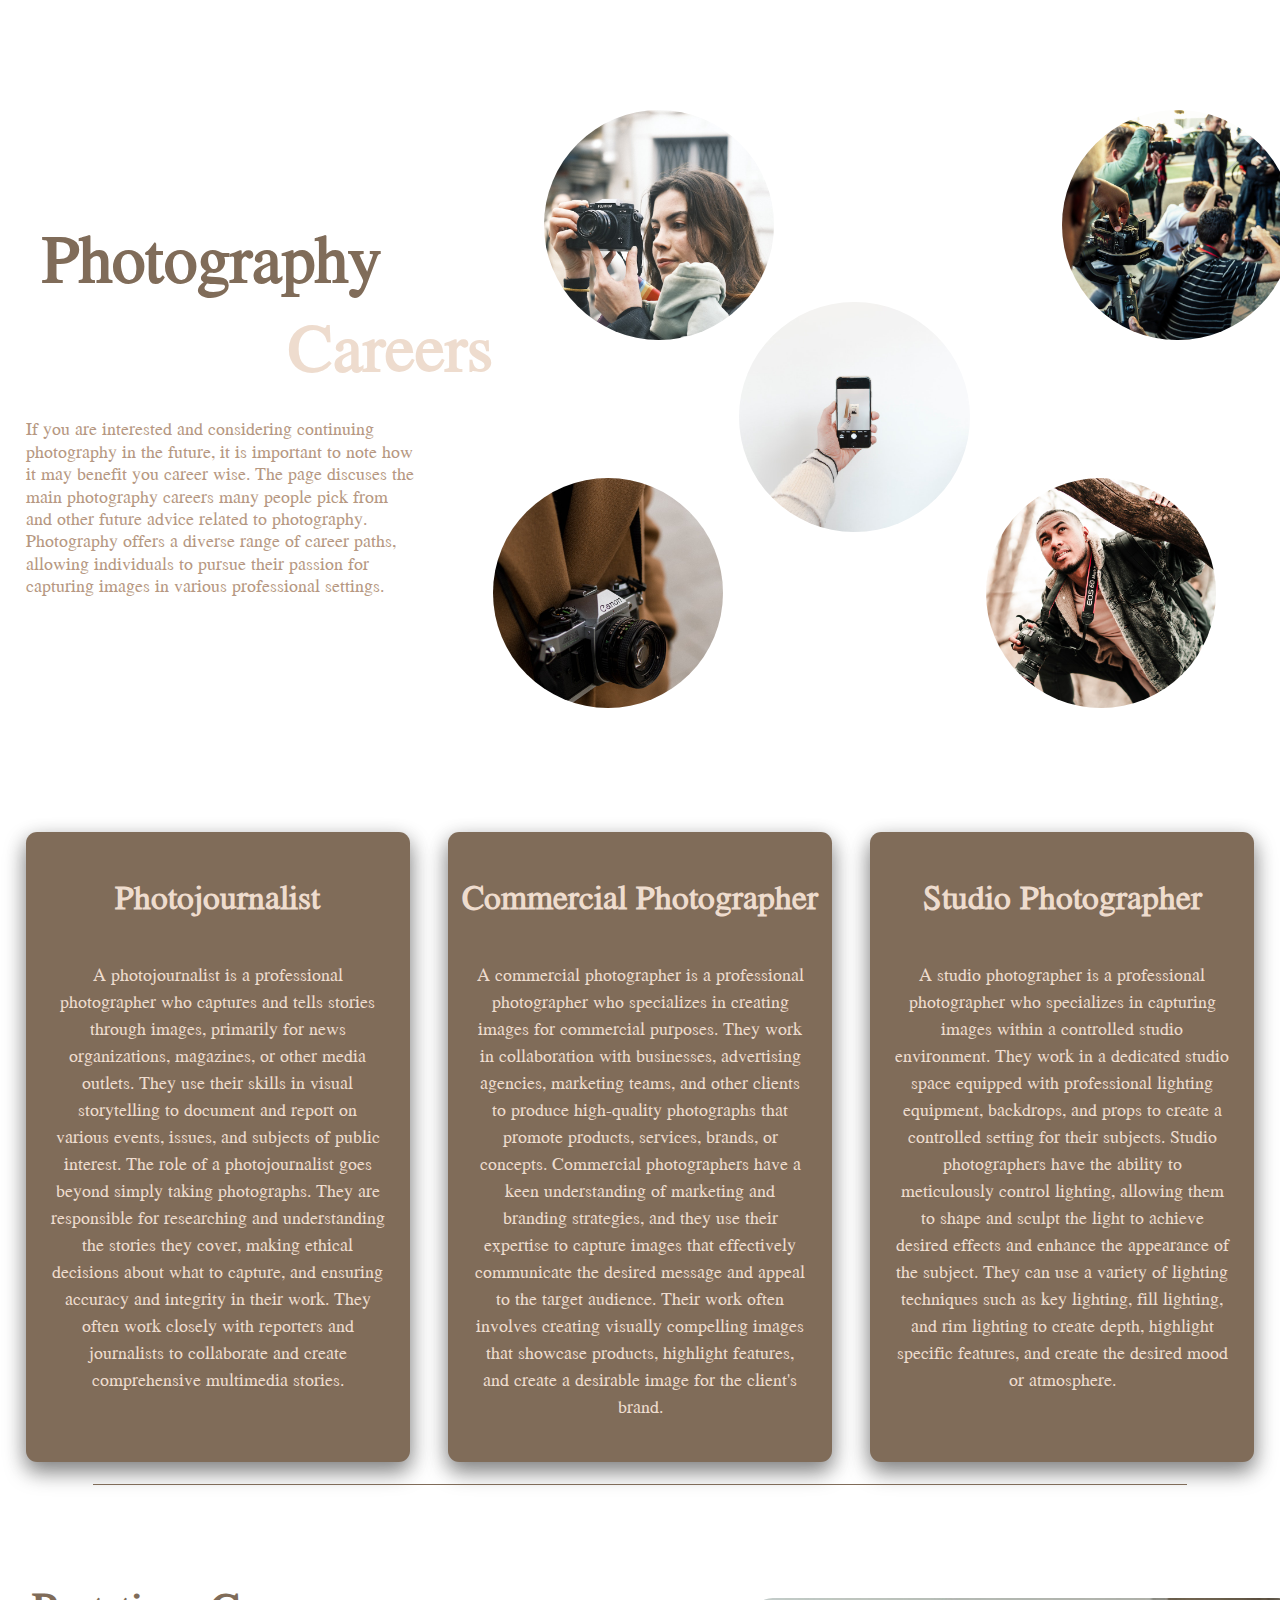
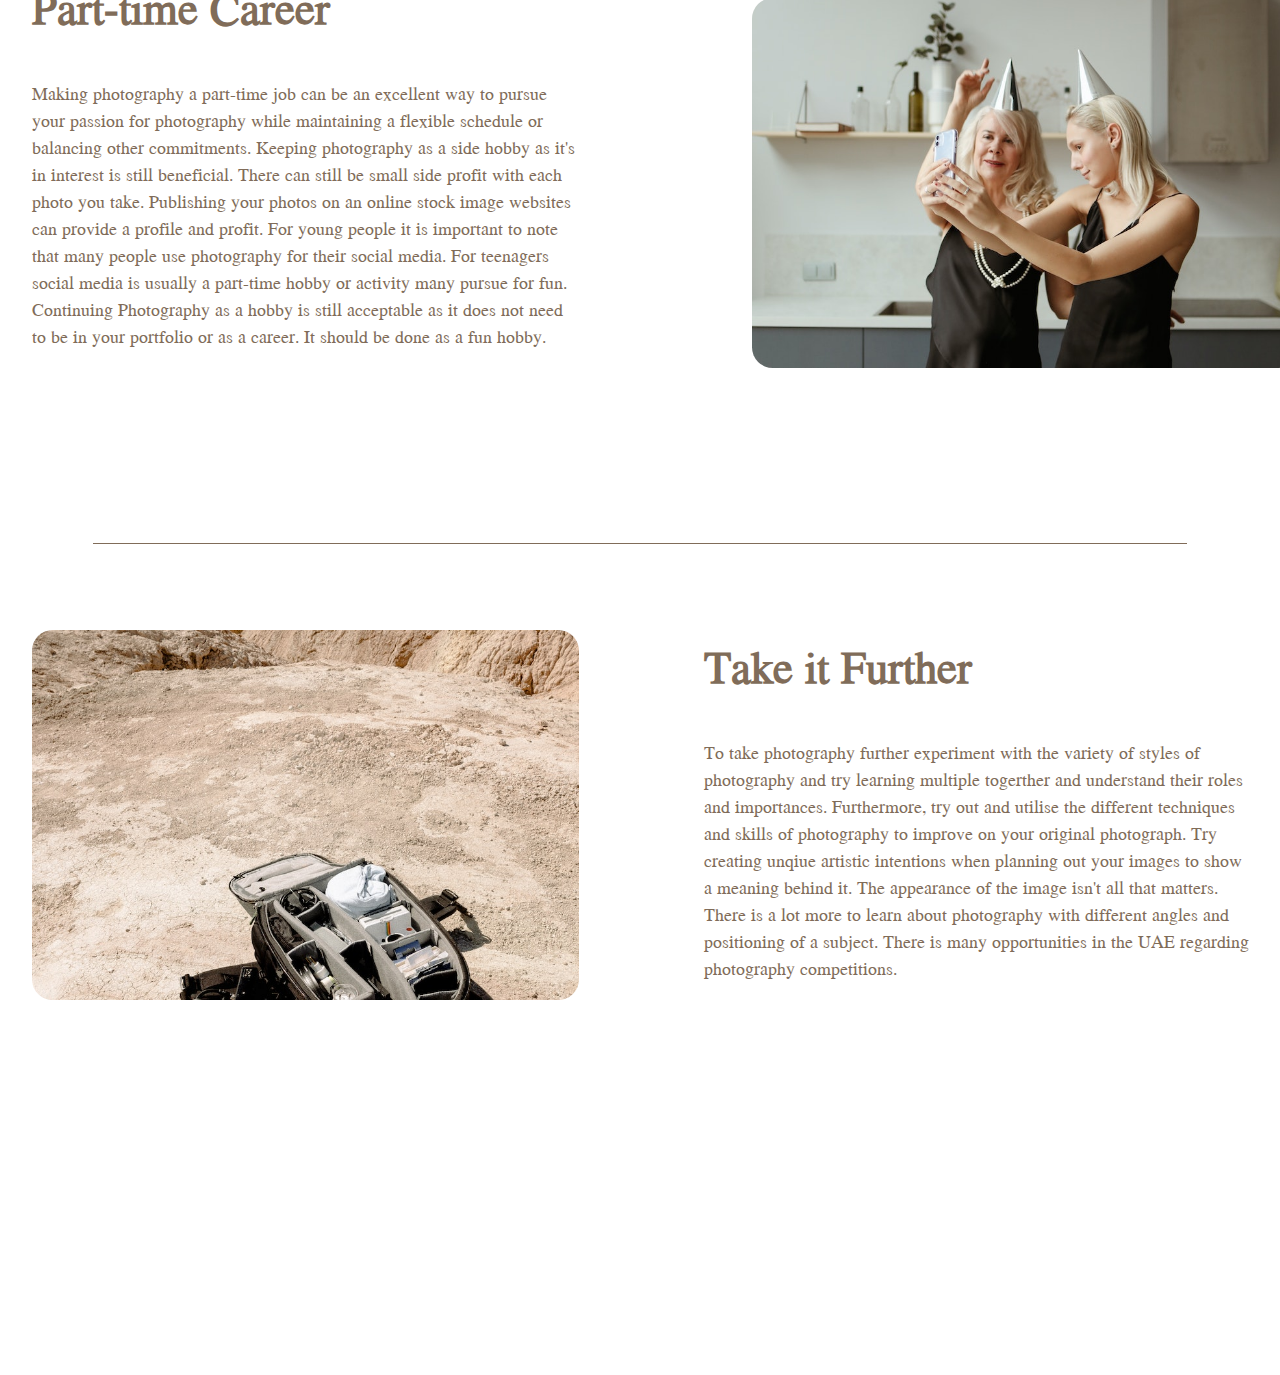
<file: careers.html>
<!DOCTYPE html>
<html lang="en">
  <head>
    <meta charset="UTF-8" />
    <meta name="viewport" content="width=device-width, initial scale=1.0" />
    <link rel="stylesheet" href="resources/css/careers.css" />
    <link rel="stylesheet" href="resources/css/footer.css">
    <link
      href="https://fonts.googleapis.com/css2?family=Jomolhari&display=swap"
      rel="stylesheet"
    />
    <link rel="stylesheet" href="https://unpkg.com/aos@next/dist/aos.css" />
    <link rel="stylesheet" href="resources/css/careers2.css" />
    <title>Photography Careers</title>
    <script
    src="https://code.jquery.com/jquery-3.3.1.js"
    integrity="sha256-2Kok7MbOyxpgUVvAk/HJ2jigOSYS2auK4Pfzbm7uH60="
    crossorigin="anonymous"
  ></script>
  <script>
    $(function () {
      $("#header").load("header.html");
      $("#footer").load("footer.html");
    });
  </script>
  <div id="header"></div>
  </head>
  <body>
   

    <div class="intro">
      <h1 class="heading">Photography</h1>
      <h1 class="heading2">Careers</h1>
      <p class="maindesc">
        If you are interested and considering continuing photography in the future, it is important to note how it may benefit you career wise. The page discuses the main photography careers many people pick from and other future advice related to photography. Photography offers a diverse range of career paths, allowing individuals to pursue their passion for capturing images in various professional settings.
      </p>
      <div class="mainimgs" data-aos="fade-left"  
      data-aos-offset="100"
      data-aos-delay="200"
      data-aos-duration="1000"
      data-aos-easing="ease-in-out"
      data-aos-mirror="true"
      data-aos-once="false"
      data-aos-anchor-placement="top-center"">
        <img class="intro-imgs" id="page2-1" src="resources/images/page4/page4-1.jpg" alt="The Careers" />
        <img class="intro-imgs" id="page2-2" src="resources/images/page4/page4-2.jpg" alt="The Careers" />
        <img class="intro-imgs" id="page2-3" src="resources/images/page4/page4-3.jpg" alt="The Careers" />
        <img class="intro-imgs" id="page2-4" src="resources/images/page4/page4-4.jpg" alt="The Careers" />
        <img class="intro-imgs" id="page2-5" src="resources/images/page4/page4-5.jpg" alt="The Careers" />
      </div>
    </div>

    <div class="table-of-contents">
      <div class="boxes" id="box-1">
        <h4>Photojournalist</h4>
        <p class="box-p">
          A photojournalist is a professional photographer who captures and tells stories through images, primarily for news organizations, magazines, or other media outlets. They use their skills in visual storytelling to document and report on various events, issues, and subjects of public interest. The role of a photojournalist goes beyond simply taking photographs. They are responsible for researching and understanding the stories they cover, making ethical decisions about what to capture, and ensuring accuracy and integrity in their work. They often work closely with reporters and journalists to collaborate and create comprehensive multimedia stories.
        </p>
      </div>

      <!--<div class="text1" data-aos="fade-right" > 
          <h3>The Styles</h3>
        </div>
      -->

      <div class="boxes" id="box-2">
        <h4>Commercial Photographer</h4>
        <p class="box-p">
          A commercial photographer is a professional photographer who specializes in creating images for commercial purposes. They work in collaboration with businesses, advertising agencies, marketing teams, and other clients to produce high-quality photographs that promote products, services, brands, or concepts. Commercial photographers have a keen understanding of marketing and branding strategies, and they use their expertise to capture images that effectively communicate the desired message and appeal to the target audience. Their work often involves creating visually compelling images that showcase products, highlight features, and create a desirable image for the client's brand.
        </p>
      </div>
      <!-- <div class="text2" data-aos="fade-up" duration="10000">
          <h3>The Techniques</h3>
        </div>
      -->

      <div class="boxes" id="box-3">
        <h4>Studio Photographer</h4>
        <p class="box-p">
          A studio photographer is a professional photographer who specializes in capturing images within a controlled studio environment. They work in a dedicated studio space equipped with professional lighting equipment, backdrops, and props to create a controlled setting for their subjects. Studio photographers have the ability to meticulously control lighting, allowing them to shape and sculpt the light to achieve desired effects and enhance the appearance of the subject. They can use a variety of lighting techniques such as key lighting, fill lighting, and rim lighting to create depth, highlight specific features, and create the desired mood or atmosphere.
        </p>
      </div>

      <!-- <div class="text3" data-aos="fade-left" duration="10000">
          <h3>The Careers</h3>
        </div>
      -->
    </div>

    <div class="section2">
      <hr id="line-2">
      <h3 id="heading-2">Part-time Career</h3>
      <p id="text-2">Making photography a part-time job can be an excellent way to pursue your passion for photography while maintaining a flexible schedule or balancing other commitments. Keeping photography as a side hobby as it's in interest is still beneficial. There can still be small side profit with each photo you take. Publishing your photos on an online stock image websites can provide a profile and profit. For young people it is important to note that many people use photography for their social media. For teenagers social media is usually a part-time hobby or activity many pursue for fun. Continuing Photography as a hobby is still acceptable as it does not need to be in your portfolio or as a career. It should be done as a fun hobby.</p>
      <img id="img-2" src="resources/images/page4/2-img.jpg" alt="Combining Techniques">
    </div>


    <div class="last-box">
      <hr id="line-last">
      <h3 id="last-heading">Take it Further</h3>
      <p id="last-text">To take photography further experiment with the variety of styles of photography and try learning multiple togerther and understand their roles and importances. Furthermore, try out and utilise the different techniques and skills of photography to improve on your original photograph. Try creating unqiue artistic intentions when planning out your images to show a meaning behind it. The appearance of the image isn't all that matters. There is a lot more to learn about photography with different angles and positioning of a subject. There is many opportunities in the UAE regarding photography competitions.</p>
      <img id="last-img" src="resources/images/page4/last-img.jpg" alt="Combining Techniques">
    </div>

    <!-- <div>
      <h2>Lorem</h2>
      <p>
        Lorem ipsum dolor sit amet consectetur adipisicing elit. Ex libero
        laudantium cupiditate iusto mollitia voluptate vel asperiores
        blanditiis. Autem perferendis eligendi dolorum libero architecto
        inventore quidem, rerum cumque hic pariatur. Lorem ipsum dolor sit amet
        consectetur, adipisicing elit. Delectus reiciendis ratione explicabo,
        quia inventore cumque cupiditate libero doloremque deserunt eveniet
        excepturi esse rem tempore assumenda, consequatur aliquid, alias
        obcaecati distinctio? Lorem ipsum dolor sit, amet consectetur
        adipisicing elit. Totam commodi deserunt, sequi iusto laboriosam
        molestiae nobis laborum et expedita officiis. Dolorum, eos! Nesciunt
        magni neque illo assumenda reprehenderit commodi perferendis?
      </p>
      <img src="images/page2/img4.jpg" alt="Careers" />
    </div>
    -->
    <div id="footer"></div>

    <script src="https://unpkg.com/aos@next/dist/aos.js"></script>
    <script>
      AOS.init();
    </script>
  </body>
</html>
</file>
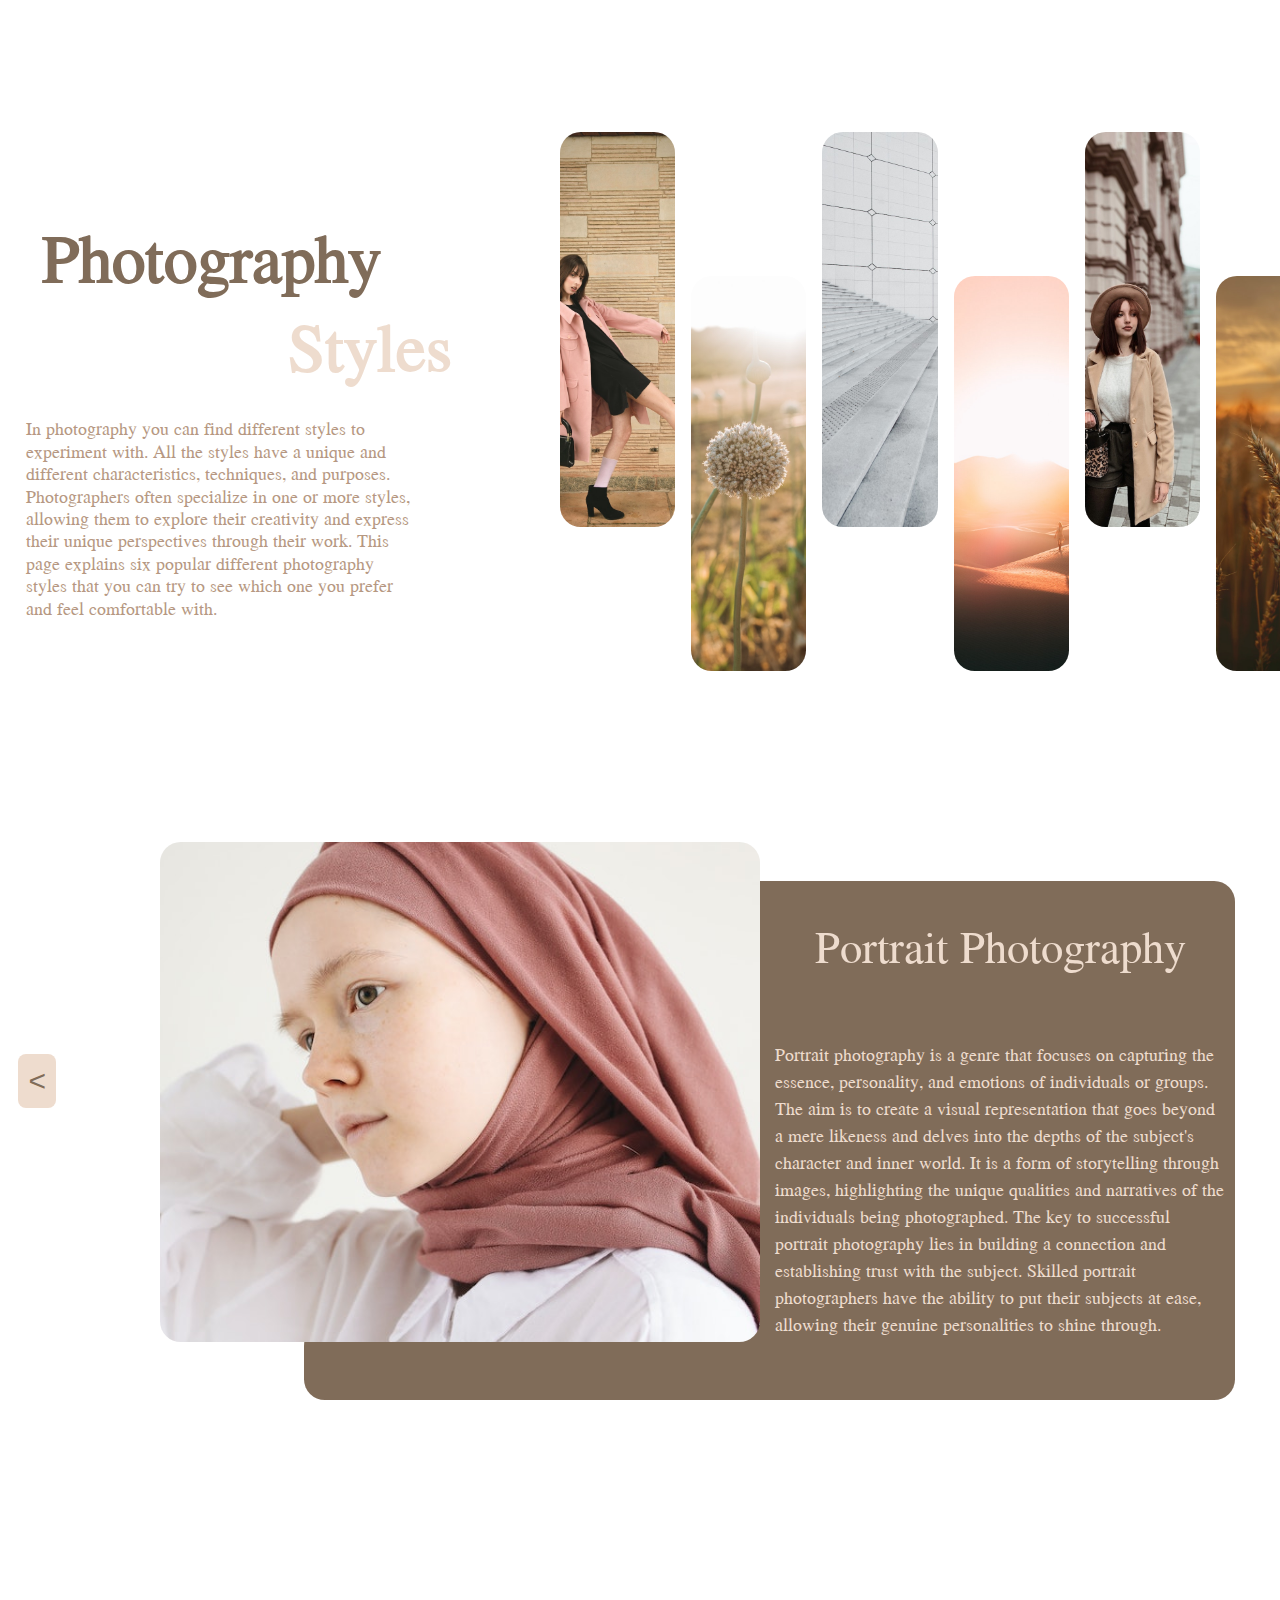
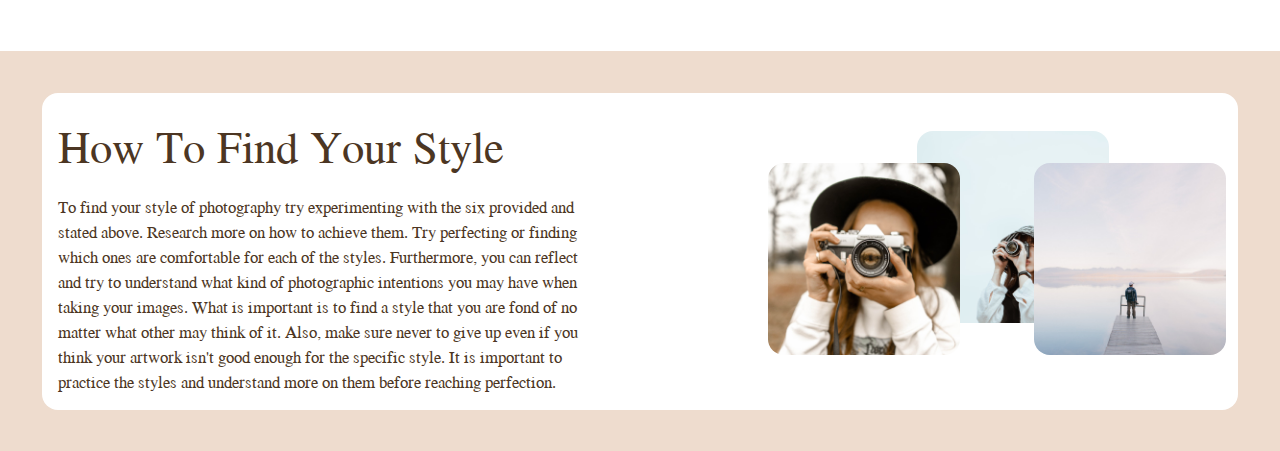
<file: styles.html>
<!DOCTYPE html>
<html lang="en">
  <head>
    <meta charset="UTF-8" />
    <meta name="viewport" content="width=device-width, initial scale=1.0" />
    <link rel="stylesheet" href="resources/css/footer.css">
    <link rel="stylesheet" href="resources/css/styles.css" />
    <link
      href="https://fonts.googleapis.com/css2?family=Jomolhari&display=swap"
      rel="stylesheet"
    />
    <link rel="stylesheet" href="https://unpkg.com/aos@next/dist/aos.css" />
    <title>Photography Styles</title>
    <script
    src="https://code.jquery.com/jquery-3.3.1.js"
    integrity="sha256-2Kok7MbOyxpgUVvAk/HJ2jigOSYS2auK4Pfzbm7uH60="
    crossorigin="anonymous"
  ></script>
  <script>
    $(function () {
      $("#header").load("header.html");
      $("#footer").load("footer.html");
    });
  </script>
  <div id="header"></div>
  </head>
  <body>
   <!-- <nav>
      <div class="logo">SnapShot</div>
      <div class="nav-items">
        <a href="">Home</a>
        <a href="/">Styles</a>
        <a href="/">Techniques</a>
        <a href="/">Careers</a>
      </div>
    </nav>
    -->

    <div class="intro">
      <h1 class="heading">Photography</h1>
      <h1 class="heading2">Styles</h1>
      <p class="maindesc">
        In photography you can find different styles to experiment with. All the styles have a unique and different characteristics, techniques, and purposes. Photographers often specialize in one or more styles, allowing them to explore their creativity and express their unique perspectives through their work. This page explains six popular different photography styles that you can try to see which one you prefer and feel comfortable with. 
      </p>
      <div class="mainimgs" data-aos="fade-left"  
      data-aos-offset="100"
      data-aos-delay="200"
      data-aos-duration="1000"
      data-aos-easing="ease-in-out"
      data-aos-mirror="true"
      data-aos-once="false"
      data-aos-anchor-placement="top-center"">
        <img class="page2-1" src="resources/images/page2/page2-3.jpg" alt="The Styles" />
        <img class="page2-2" src="resources/images/page2/page2-4.jpg" alt="The Styles" />
        <img class="page2-3" src="resources/images/page2/page2-2.jpg" alt="The Styles" />
        <img class="page2-4" src="resources/images/page2/page2-5.jpg" alt="The Styles" />
        <img class="page2-5" src="resources/images/page2/page2-1.jpg" alt="The Styles" />
        <img class="page2-6" src="resources/images/page2/page2-6.jpg" alt="The Styles" />
      </div>
    </div>

    <div class="slideshow">
      <div class="slide">
        <div class="brown-background"></div>
        <img class="slide-img" src="resources/images/slideshow-6.jpg" alt="Slideshow Image" />
        <h4 class="slide-heading">Portrait Photography</h4>
        <div class="caption">
          Portrait photography is a genre that focuses on capturing the essence, personality, and emotions of individuals or groups. The aim is to create a visual representation that goes beyond a mere likeness and delves into the depths of the subject's character and inner world. It is a form of storytelling through images, highlighting the unique qualities and narratives of the individuals being photographed. The key to successful portrait photography lies in building a connection and establishing trust with the subject. Skilled portrait photographers have the ability to put their subjects at ease, allowing their genuine personalities to shine through. 
        </div>
      </div>
      <div class="slide">
        <div class="brown-background"></div>
        <img class="slide-img" src="resources/images/slideshow-3.jpg" alt="Slideshow Image" />
        <h4 class="slide-heading">Landscape Photography</h4>
        <div class="caption">
          Landscape photography is a captivating genre that focuses on capturing the beauty and grandeur of natural environments. It involves capturing vast landscapes, breathtaking vistas, and the intricate details of the natural world. The aim is to showcase the beauty of the Earth's landscapes and evoke a sense of awe and appreciation in the viewer. Composition plays a vital role in landscape photography, as photographers carefully frame their shots to create visually pleasing and balanced images. In landscape photography, patience and timing are key. Photographers often wait for the perfect moment to capture the ideal lighting conditions or dramatic weather phenomena such as storms, fog, or vibrant sunsets.
        </div>
      </div>
      <div class="slide">
        <div class="brown-background"></div>
        <img class="slide-img" src="resources/images/slideshow-5.jpg" alt="Slideshow Image" />
        <h4 class="slide-heading">Fashion Photography</h4>
        <div class="caption">
          Fashion photography is a dynamic and visually striking genre that showcases clothing, accessories, and fashion trends. It is a collaboration between photographers, models, stylists, makeup artists, and designers to create captivating images that promote brands, convey a particular aesthetic, and evoke emotions in viewers. In fashion photography, the primary focus is on the garments and accessories, which are presented in a visually appealing and aspirational manner. The images often aim to captivate the viewer's attention, spark desire, and convey a sense of style and luxury.
        </div>
      </div>
      <div class="slide">
        <div class="brown-background"></div>
        <img class="slide-img" src="resources/images/slideshow-4.jpg" alt="Slideshow Image" />
        <h4 class="slide-heading">Wildlife Photography</h4>
        <div class="caption">
          Wildlife photography is a captivating genre that focuses on capturing animals in their natural habitats. It offers a glimpse into the fascinating world of wildlife, showcasing the beauty, diversity, and behaviors of animals in their natural environment. Wildlife photographers play a crucial role in documenting and raising awareness about the importance of conservation and the need to protect these incredible creatures.

          Patience and observation are key skills in wildlife photography. Photographers spend hours, days, or even weeks in the field, waiting for the perfect moment to capture a compelling image. 
        </div>
      </div>
      <div class="slide">
        <div class="brown-background"></div>
        <img class="slide-img" src="resources/images/slideshow-2.jpg" alt="Slideshow Image" />
        <h4 class="slide-heading">Documentary Photography</h4>
        <div class="caption">
          Documentary photography is a powerful form of visual storytelling that aims to capture real-life situations, events, and people. It goes beyond mere aesthetics and delves into the realms of social, cultural, or historical documentation. The purpose of documentary photography is to shed light on untold stories, raise awareness, provoke thought, and evoke emotional responses in viewers.

In documentary photography, authenticity and honesty are paramount. Photographers immerse themselves in the subject matter, often spending extended periods of time with the individuals or communities they are documenting.
        </div>
      </div>
      <div class="slide">
        <div class="brown-background"></div>
        <img class="slide-img" src="resources/images/pexels-harry-cunningham-harrydigital-3347324.jpg" alt="Slideshow Image" />
        <h4 class="slide-heading">Astrophotography</h4>
        <div class="caption">
          Astrophotography is a captivating genre that involves capturing images of celestial objects, astronomical phenomena, and the vast expanse of the night sky. It allows us to explore and appreciate the beauty, grandeur, and mysteries of the universe that are often unseen by the naked eye.

Astrophotography requires specialized equipment, technical knowledge, and careful planning. Photographers use cameras, telescopes, and various accessories to capture the faint light emitted by stars, planets, galaxies, and other celestial objects.
        </div>
      </div>
      <button class="prev-btn"><</button>
      <button class="next-btn">></button>
    </div>

    <div class="box-3">
      <div class="white-background">
        <h3 class="heading-3">How To Find Your Style</h3>
        <p class="text-3">
          To find your style of photography try experimenting with the six provided and stated above. Research more on how to achieve them. Try perfecting or finding which ones are comfortable for each of the styles. Furthermore, you can reflect and try to understand what kind of photographic intentions you may have when taking your images. What is important is to find a style that you are fond of no matter what other may think of it. Also, make sure never to give up even if you think your artwork isn't good enough for the specific style. It is important to practice the styles and understand more on them before reaching perfection. 
        </p>
      </div>
    </div>
    <div class="images-3">
      <img id="img-1" src="resources/images/page2/last-img1.jpg" alt="">
      <img id="img-2" src="resources/images/page2/last-img2.jpg" alt="">
      <img id="img-3" src="resources/images/page2/last-img3.jpg" alt="">
    </div>
    <div id="footer"></div>

    <!--
      <footer data-aos="fade"
    data-aos-offset="0"
    data-aos-delay="0"
    data-aos-duration="500"
    data-aos-easing="ease-in-out"
    data-aos-mirror="true"
    data-aos-once="false"
    data-aos-anchor-placement="bottom-bottom">
      <div class="logo-col">
        <a class="logo-name" href="/"> <imgf src="logo" alt="" />SnapShot</a>
      </div>

      <div class="contact-col">
        <p class="footer-heading">CONTACT US</p>
        <ul class="footer-sub">
          <li>
            <a class="footer-link" href="/"
              >76 Bridget <br />
              Toronto, Canada</a
            >
          </li>
          <li><a class="footer-link" href="/">638-947-9284</a></li>
          <li><a class="footer-link" href="/">snapshot@photo.com</a></li>
        </ul>
      </div>

      <div class="about-col">
        <p class="footer-heading">COMPANY</p>
        <ul class="footer-sub">
          <li><a class="footer-link" href="/">About Us</a></li>
          <li><a class="footer-link" href="/">Portfolio</a></li>
          <li><a class="footer-link" href="/">Partnerships</a></li>
          <li><a class="footer-link" href="/">Blog</a></li>
        </ul>
      </div>

      <div class="useful-col">
        <p class="footer-heading">USEFUL LINKS</p>
        <ul class="footer-sub">
          <li><a class="footer-link" href="/">Help</a></li>
          <li><a class="footer-link" href="/">FAQ</a></li>
          <li><a class="footer-link" href="/">Privacy & Terms</a></li>
          <li><a class="footer-link" href="/">Services</a></li>
        </ul>
      </div>
    </footer>
  -->
    <script src="https://unpkg.com/aos@next/dist/aos.js"></script>
    <script>
      AOS.init();
    </script>
    <script src="resources/js/styles.js"></script>
  </body>
</html>
</file>
<file: resources/css/careers.css>
html,
body {
  width: 100%;
  height: 100%;
  margin: 0px;
  padding: 0px;
}

body {
  background-color: #ffffff;
  font-family: "jomolhari", sans-serif;
  overflow-x: hidden;
}

a {
  text-decoration: none;
}

nav {
  background-color: white;
  padding: 0.9rem;
  justify-content: space-between;
  align-items: center;
  margin: 0px;
  display: flex;
  box-shadow: 0px 10px 45px 10px #806c5938;
  z-index: 100;
  position: fixed;
  position: -webkit-sticky;
  top: 0;
  padding-right: 51.35%;
}

.logo {
  color: #c8a184;
  font-size: 1.5rem;
  font-style: italic;
  padding: 0 1rem;
  cursor: pointer;
  text-decoration: none;
}

nav a {
  text-decoration: none;
  cursor: pointer;
  margin-right: 50px;
  width: 89px;
  height: 45px;
  font-style: normal;
  font-weight: 400;
  font-size: 25px;
  line-height: 150%;
  letter-spacing: -0.019em;
  color: #806c59;
  position: relative;
  left: 45rem;
}

nav a,
nav a:after,
nav a::before {
  transition: all 0.5s;
}

nav a:hover {
  color: #dccbbe;
}

nav a {
  position: relative;
}

nav a:after {
  position: absolute;
  bottom: 0;
  left: 0;
  right: 0;
  margin: auto;
  width: 0%;
  content: ".";
  color: transparent;
  background: #eedcce;
  height: 1px;
}

nav a:hover:after {
  width: 100%;
}

footer {
  margin-top: -20rem;
}
</file>
<file: resources/css/footer.css>
footer {
  border-top: solid 0.6px rgba(80, 60, 41, 0.666);
  padding-top: 2rem;
  height: 16rem;
  margin-top: 0rem;
  list-style: none;
  display: flex;
  padding-bottom: 0px;
}

ul {
  list-style: none;
}

#foot-logo-pic {
  width: 23%;
  height: 18%;
}

.logo-col {
  padding-top: 1rem;
  position: relative;
  width: 50%;
}

.foot-logo {
  position: relative;
  left: 5rem;
  display: flex;
  gap: 2rem;
}

.foot-social-icons {
  position: relative;
  width: 6%;
  height: auto;
  margin-top: 1rem;
  left: 17.5rem;
  bottom: 5rem;
}

#foot-logo-name {
  font-size: 38px;
  color: #806c59;
  position: relative;
  bottom: 1.5rem;
}

.footer-heading {
  font-size: 18px;
  color: #503c29dc;
  margin-left: 2rem;
  text-align: left;
}

.contact-col {
  position: relative;
  width: 20%;
}

.company-col {
  position: relative;
  width: 20%;
  margin-left: 3rem;
}

.useful-col {
  position: relative;
  width: 20%;
}

.footer-link {
  text-align: left;
  padding-bottom: 10px;
  display: block;
  position: relative;
  right: 8px;
  color: #b69882;
}
</file>
<file: resources/css/careers2.css>
.heading {
  position: relative;
  top: 7rem;
  right: 3rem;
  margin-bottom: 0;
  font-size: 60px;
  color: #806c59;
  z-index: 65;
}

.heading2 {
  position: relative;
  left: 28rem;
  top: 4rem;
  font-size: 60px;
  color: #eedcce;
  z-index: 65;
  font-weight: bold;
}

.maindesc {
  color: #b69882;
  position: relative;
  top: 0rem;
  font-size: 16px;
  padding-top: 3rem;
  right: 4rem;
  z-index: 30;
  padding-bottom: 40px;
  line-height: 1.4rem;
}

.heading,
.maindesc {
  /*background-color: #f7e5d7;*/
  border-radius: 1rem;
  margin-left: 18%;
  margin-right: 50%;
  padding-left: 20px;
  position: relative;
}

.intro {
  margin-bottom: 10rem;
  margin-top: 6rem;
  position: relative;
  right: 10rem;
}

.mainimgs {
  height: auto;
  width: 18%;
  height: 100%;
  position: relative;
  display: flex;
  bottom: 30rem;
  margin-left: 44rem;
  gap: 1rem;
  z-index: 1;
}

.intro-imgs {
  width: 100%;
  height: 100%;
  position: relative;
  bottom: 4rem;
  object-fit: cover;
  border-radius: 50%;
}

#page2-1,
#page2-2,
#page2-3,
#page2-4,
#page2-5 {
  transition: all 0.4s;
  transition-duration: 0.4s;
  transition-timing-function: ease;
  transition-delay: 0s;
  transition-property: all;
}

#page2-1:hover,
#page2-2:hover,
#page2-3:hover,
#page2-4:hover,
#page2-5:hover {
  transform: scale(1.1);
}

#page2-1 {
  position: relative;
  bottom: 4rem;
  left: 0rem;
}

#page2-2 {
  position: relative;
  top: -4rem;
  left: 17rem;
}

#page2-3 {
  position: relative;
  top: 19rem;
  right: 34rem;
}

#page2-4 {
  position: relative;
  right: 34rem;
  top: 8rem;
  width: 100%;
  z-index: 5;
}

#page2-5 {
  position: relative;
  right: 34rem;
  top: 19rem;
}

.boxes {
  position: absolute;
  display: block;
  width: 30%;
  height: 70%;
  top: 75rem;
  margin-top: -23rem;
  background-color: #806c59;
  color: #eedcce;
}

#box-1 {
  box-shadow: 0 10px 22px 0 rgba(0, 0, 0, 0.4), 0 6px 20px 0 rgba(0, 0, 0, 0.19);
  border-radius: 0.7rem;
  transition: transform 0.3s ease-in-out;
  margin-right: 61rem;
  margin-left: 2%;
}

#box-1:hover {
  transform: translateY(-10px);
}

#box-2 {
  box-shadow: 0 10px 22px 0 rgba(0, 0, 0, 0.4), 0 6px 20px 0 rgba(0, 0, 0, 0.19);
  border-radius: 0.7rem;
  transition: transform 0.3s ease-in-out;
  margin-right: 35rem;
  margin-left: 35%;
}

#box-2:hover {
  transform: translateY(-10px);
}

#box-3 {
  box-shadow: 0 10px 22px 0 rgba(0, 0, 0, 0.4), 0 6px 20px 0 rgba(0, 0, 0, 0.19);
  border-radius: 0.7rem;
  transition: transform 0.3s ease-in-out;
  margin-right: 6rem;
  margin-left: 68%;
}

#box-3:hover {
  transform: translateY(-10px);
}

h4 {
  font-size: 30px;
  font-weight: 600;
  text-align: center;
}
.box-p {
  margin-left: 1.5rem;
  margin-right: 1.5rem;
  text-align: center;
}

.last-box {
  position: relative;
  margin-top: -15rem;
  padding: 2rem;
  padding-bottom: 0;
}

hr {
  width: 90%;
  height: 1px;
  border: 0 none;
  margin-right: auto;
  margin-left: auto;
  margin-bottom: 90px;
  background-color: #806c59;
}

#last-heading {
  font-size: 40px;
  color: #806c59;
  position: relative;
  left: 42rem;
}

#last-text {
  width: 45%;
  color: #806c59;
  position: relative;
  left: 42rem;
}

#last-img {
  width: 45%;
  position: relative;
  height: auto;
  bottom: 23rem;
  object-fit: cover;
  border-radius: 1.3rem;
}

.section2 {
  position: relative;
  margin-top: 35rem;
  padding: 2rem;
  border-top-color: #eedcce;
  padding-bottom: 0;
}

#heading-2 {
  font-size: 40px;
  color: #806c59;
}

#text-2 {
  width: 45%;
  color: #806c59;
}

#img-2 {
  width: 45%;
  position: relative;
  left: 45rem;
  height: auto;
  bottom: 23rem;
  object-fit: cover;
  border-radius: 1.3rem;
}

footer {
  margin-top: -20rem;
}
</file>
<file: resources/css/styles.css>
html,
body {
  width: 100%;
  height: 100%;
  margin: 0px;
  padding: 0px;
}

body {
  background-color: #ffffff;
  font-family: "jomolhari", sans-serif;
  overflow-x: hidden;
}

a {
  text-decoration: none;
}

nav {
  background-color: white;
  padding: 0.9rem;
  justify-content: space-between;
  align-items: center;
  margin: 0px;
  display: flex;
  box-shadow: 0px 10px 45px 10px #806c5938;
  z-index: 100;
  position: fixed;
  position: -webkit-sticky;
  top: 0;
  padding-right: 51.35%;
}

.logo {
  color: #806c59;
  font-size: 1.5rem;
  font-style: italic;
  padding: 0 1rem;
  cursor: pointer;
  text-decoration: none;
}

nav a {
  text-decoration: none;
  cursor: pointer;
  margin-right: 50px;
  width: 89px;
  height: 45px;
  font-style: normal;
  font-weight: 400;
  font-size: 25px;
  line-height: 150%;
  letter-spacing: -0.019em;
  color: #806c59;
  position: relative;
  left: 45rem;
}

nav a,
nav a:after,
nav a::before {
  transition: all 0.5s;
}

nav a:hover {
  color: #dccbbe;
}

nav a {
  position: relative;
}

nav a:after {
  position: absolute;
  bottom: 0;
  left: 0;
  right: 0;
  margin: auto;
  width: 0%;
  content: ".";
  color: transparent;
  background: #eedcce;
  height: 1px;
}

nav a:hover:after {
  width: 100%;
}

.intro {
  margin-bottom: 10rem;
  margin-top: 6rem;
  position: relative;
  right: 10rem;
}

.mainimgs {
  height: auto;
  width: 9%;
  position: relative;
  display: flex;
  bottom: 30rem;
  margin-left: 45rem;
  gap: 1rem;
  border-radius: 10px;
  z-index: 1;
}

.page2-1,
.page2-2,
.page2-3,
.page2-4,
.page2-1,
.page2-5,
.page2-6 {
  transition: all 0.4s;
  transition-duration: 0.4s;
  transition-timing-function: ease;
  transition-delay: 0s;
  transition-property: all;
  width: 100%;
  height: 100%;
  position: relative;
  bottom: 4rem;
  object-fit: cover;
  border-radius: 1.3rem;
}

.page2-1:hover,
.page2-2:hover,
.page2-3:hover,
.page2-4:hover,
.page2-1:hover,
.page2-5:hover,
.page2-6:hover {
  transform: scale(1.1);
}

.page2-2,
.page2-4,
.page2-6 {
  position: relative;
  top: 5rem;
}

.page2-1,
.page2-3,
.page2-5 {
  position: relative;
}

.heading {
  position: relative;
  top: 7rem;
  right: 3rem;
  margin-bottom: 0;
  font-size: 60px;
  color: #806c59;
  z-index: 65;
}

.heading2 {
  position: relative;
  left: 28rem;
  top: 4rem;
  font-size: 60px;
  color: #eedcce;
  z-index: 65;
  font-weight: bold;
}

.maindesc {
  color: #b69882;
  position: relative;
  top: 0rem;
  font-size: 16px;
  padding-top: 3rem;
  right: 4rem;
  z-index: 30;
  padding-bottom: 40px;
  line-height: 1.4rem;
}

.heading,
.maindesc {
  /*background-color: #f7e5d7;*/
  border-radius: 1rem;
  margin-left: 18%;
  margin-right: 50%;
  padding-left: 20px;
  position: relative;
}

.slideshow {
  position: relative;
  width: 600px;
  height: 500px;
  left: 10rem;
  bottom: 25rem;
}

.slide {
  position: absolute;
  top: 0;
  left: 0;
  width: 100%;
  height: 100%;
  opacity: 0;
  transition: opacity 1s ease-in-out;
}

.slide.active {
  opacity: 1;
}

.slide-img {
  width: 100%;
  height: 100%;
  position: relative;
  bottom: 4rem;
  object-fit: cover;
  border-radius: 1.3rem;
}

.brown-background {
  width: 900px;
  height: 75px;
  position: relative;
  top: 30.9rem;
  left: 9rem;
  background-color: #806c59;
  border-radius: 1.3rem;
}
.caption {
  position: absolute;
  top: 50px;
  left: 37.5rem;
  width: 100%;
  padding: 10px;
  padding-left: 15px;
  padding-top: 10rem;
  width: 450px;
  height: 349px;
  color: #eedcce;
  background-color: #806c59;
  font-size: 16px;
  text-align: left;
  border-top-right-radius: 1.3rem;
  border-bottom-right-radius: 1.3rem;
}

.slide-heading {
  position: absolute;
  top: 20px;
  left: 37.5rem;
  width: 100%;
  padding: 10px;
  width: 450px;
  height: 500px;
  color: #eedcce;
  font-size: 40px;
  font-weight: 400;
  z-index: 86;
  padding-left: 15px;
  text-align: center;
}

button {
  position: absolute;
  top: 50%;
  transform: translateY(-50%);
  background-color: #eedcce;
  color: #806c59;
  border: none;
  padding: 10px;
  font-size: 30px;
  cursor: pointer;
  border-radius: 0.5rem;
}

.prev-btn {
  right: 44rem;
  transition: transform 0.3s ease-in-out;
  -webkit-transition: color 1s;
  -webkit-transition: background-color 0.7s;
}

.next-btn {
  left: 76rem;
  transition: transform 0.3s ease-in-out;
  -webkit-transition: background-color 0.7s;
}

button:hover {
  background-color: #806c59;
  color: #eedcce;
  transition: 0.5s;
}

nav a,
nav a:after,
nav a::before {
  transition: all 0.5s;
}

.box-3 {
  margin-top: -5rem;
  background-color: #eedcce;
  padding: 2.6rem;
  display: flex;
}

.white-background {
  background-color: white;
  padding: 1rem;
  color: #4c3623;
  border-radius: 1rem;
}

.heading-3,
.text-3 {
  color: #4c3623;
}

.heading-3 {
  margin-top: 5px;
  margin-bottom: 15px;
  font-size: 40px;
  font-weight: 300;
}

.text-3 {
  margin-top: 0;
  margin-right: 55%;
  font-size: 15px;
  margin-bottom: 0;
}

.images-3 {
  position: relative;
  bottom: 23rem;
  left: 48rem;
}

#img-1,
#img-2,
#img-3 {
  width: 15%;
  height: auto;
  transition: all 0.4s;
  transition-duration: 0.4s;
  transition-timing-function: ease;
  transition-delay: 0s;
  transition-property: all;
  border-radius: 1rem;
}

#img-1:hover,
#img-2:hover,
#img-3:hover {
  transform: scale(1.1);
}

#img-1 {
  position: relative;
  top: 5rem;
  z-index: 43;
}

#img-2 {
  position: relative;
  top: 3rem;
  right: 3rem;
}

#img-3 {
  position: relative;
  top: 5rem;
  right: 8rem;
}

footer {
  margin-top: -14rem;
}
</file>
